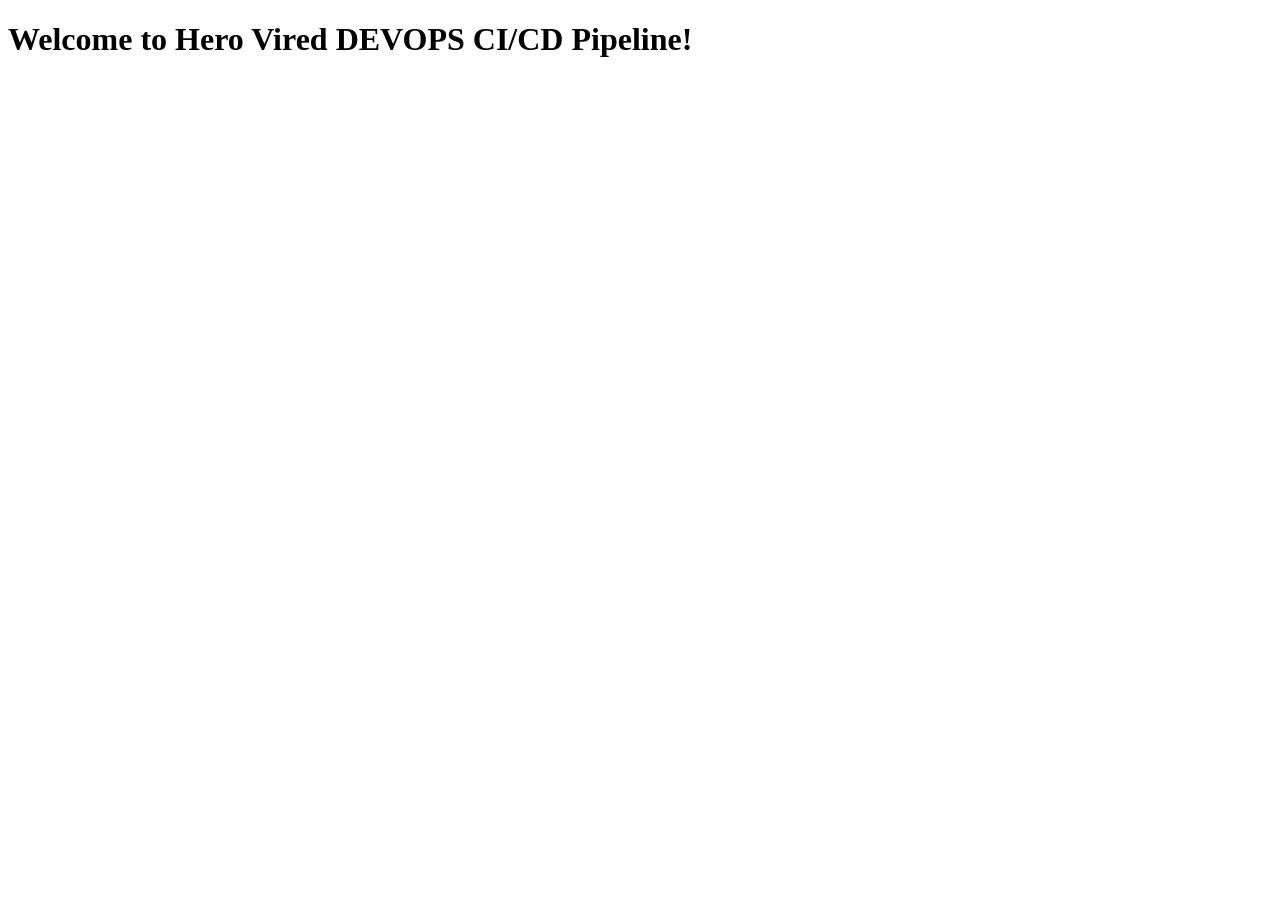
<file: index.html>
<!DOCTYPE html>
<html lang="en">
<head>
    <meta charset="UTF-8">
    <meta name="viewport" content="width=device-width, initial-scale=1.0">
    <title>CI/CD Pipeline</title>
</head>
<body>
    <h1>Welcome to Hero Vired DEVOPS CI/CD Pipeline!</h1>
</body>
</html>
</file>
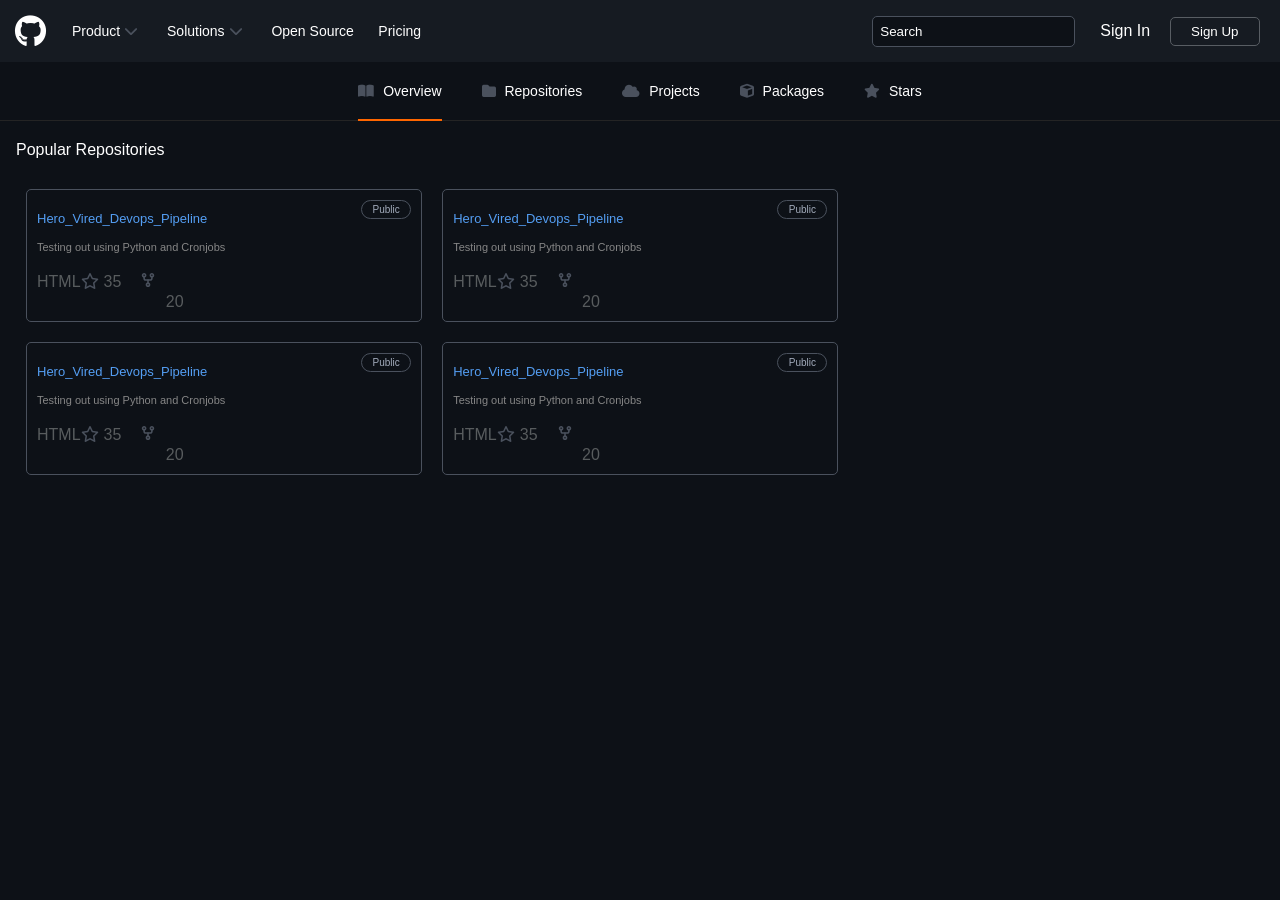
<file: HTML_Project/index.html>
<html lang="en">
  <head>
    <meta charset="UTF-8" />
    <meta name="viewport" content="width=device-width, initial-scale=1.0" />
    <title>Github Profile Clone</title>
    <link rel="stylesheet" href="style.css" />
    <link
      rel="stylesheet"
      href="https://cdnjs.cloudflare.com/ajax/libs/font-awesome/6.4.0/css/all.min.css"
      integrity="sha512-iecdLmaskl7CVkqkXNQ/ZH/XLlvWZOJyj7Yy7tcenmpD1ypASozpmT/E0iPtmFIB46ZmdtAc9eNBvH0H/ZpiBw=="
      crossorigin="anonymous"
      referrerpolicy="no-referrer"
    />
  </head>
  <body>
    <nav>
      <i class="fa-brands fa-github"></i>
      <section class="nav-container">
        <ul>
          <li>
            <a href="#">Product <i class="fa-solid fa-chevron-down"></i> </a>
          </li>
          <li>
            <a href="#">Solutions <i class="fa-solid fa-chevron-down"></i> </a>
          </li>
          <li><a href="#">Open Source</a></li>
          <li><a href="#">Pricing</a></li>
        </ul>

        <form>
          <input type="text" placeholder="Search" />
        </form>
      </section>

      <div class="btns-container">
        <a href="#">Sign In</a>
        <button>Sign Up</button>
      </div>
    </nav>

    <header>
      <ul>
        <li>
          <a href="#" class="active">
            <i class="fa-solid fa-book-open"></i> Overview
          </a>
        </li>
        <li>
          <a href="#"> <i class="fa-solid fa-folder"></i> Repositories </a>
        </li>
        <li>
          <a href="#"> <i class="fa-solid fa-cloud"></i> Projects </a>
        </li>
        <li>
          <a href="#"> <i class="fa-solid fa-cube"></i> Packages </a>
        </li>
        <li>
          <a href="#"> <i class="fa-solid fa-star"></i> Stars </a>
        </li>
      </ul>
    </header>

    <section class="main-container">
      <main>
        <p>Popular Repositories</p>
        <div class="repos">
            <div class="repo-card">
            <a href="#" class="repo-title">Hero_Vired_Devops_Pipeline</a>
            <p class="repo-subtitle">Testing out using Python and Cronjobs </p>

            <div class="popularity">
              <p class="technology-used">HTML</p>
              <div class="stars"><i class="fa-regular fa-star"></i>35</div>

              <div class="fork">
                <svg
                  version="1.1"
                  id="Layer_1"
                  xmlns="http://www.w3.org/2000/svg"
                  xmlns:xlink="http://www.w3.org/1999/xlink"
                  x="0px"
                  y="0px"
                  viewBox="0 0 512 512"
                  style="enable-background: new 0 0 512 512"
                  xml:space="preserve"
                  fill="#4a515d"
                  class="fork-svg"
                >
                  <g>
                    <path
                      d="M256,369.8v28.4c15.7,0,28.4,12.8,28.4,28.4c0,15.7-12.8,28.4-28.4,28.4c-15.7,0-28.4-12.8-28.4-28.4
c0-15.7,12.8-28.4,28.4-28.4V369.8v-28.4c-47.1,0-85.3,38.2-85.3,85.3c0,47.1,38.2,85.3,85.3,85.3c47.1,0,85.3-38.2,85.3-85.3
c0-47.1-38.2-85.3-85.3-85.3V369.8z"
                    />
                    <path
                      d="M113.8,28.4v28.4c15.7,0,28.4,12.8,28.4,28.4c0,15.7-12.8,28.4-28.4,28.4c-15.7,0-28.4-12.8-28.4-28.4
c0-15.7,12.8-28.4,28.4-28.4V28.4V0C66.6,0,28.5,38.2,28.4,85.3c0,47.1,38.2,85.3,85.3,85.3c47.1,0,85.3-38.2,85.3-85.3
c0-47.1-38.2-85.3-85.3-85.3V28.4z"
                    />
                    <path
                      d="M398.2,28.4v28.4c15.7,0,28.4,12.8,28.4,28.4c0,15.7-12.8,28.4-28.4,28.4c-15.7,0-28.4-12.8-28.4-28.4
c0-15.7,12.8-28.4,28.4-28.4V28.4V0c-47.1,0-85.3,38.2-85.3,85.3c0,47.1,38.2,85.3,85.3,85.3c47.1,0,85.3-38.2,85.3-85.3
c0-47.1-38.2-85.3-85.3-85.3V28.4z"
                    />
                    <path
                      d="M85.3,142.2v56.9c0,47.1,38.2,85.3,85.3,85.3h170.7c47.1,0,85.3-38.2,85.3-85.3v-56.9c0-15.7-12.7-28.4-28.4-28.4
s-28.4,12.7-28.4,28.4v56.9c0,15.7-12.8,28.4-28.4,28.4H170.7c-15.7,0-28.4-12.8-28.4-28.4l0-56.9c0-15.7-12.7-28.4-28.4-28.4
S85.3,126.5,85.3,142.2z"
                    />
                    <path
                      d="M227.6,256v113.8c0,15.7,12.7,28.4,28.4,28.4c15.7,0,28.4-12.7,28.4-28.4V256c0-15.7-12.7-28.4-28.4-28.4
C240.3,227.6,227.6,240.3,227.6,256"
                    />
                  </g>
                </svg>
                <span class="forked">20</span>
              </div>
            </div>
            <p class="pill">Public</p>
          </div>
          <div class="repo-card">
            <a href="#" class="repo-title">Hero_Vired_Devops_Pipeline</a>
            <p class="repo-subtitle">Testing out using Python and Cronjobs </p>

            <div class="popularity">
              <p class="technology-used">HTML</p>
              <div class="stars"><i class="fa-regular fa-star"></i>35</div>

              <div class="fork">
                <svg
                  version="1.1"
                  id="Layer_1"
                  xmlns="http://www.w3.org/2000/svg"
                  xmlns:xlink="http://www.w3.org/1999/xlink"
                  x="0px"
                  y="0px"
                  viewBox="0 0 512 512"
                  style="enable-background: new 0 0 512 512"
                  xml:space="preserve"
                  fill="#4a515d"
                  class="fork-svg"
                >
                  <g>
                    <path
                      d="M256,369.8v28.4c15.7,0,28.4,12.8,28.4,28.4c0,15.7-12.8,28.4-28.4,28.4c-15.7,0-28.4-12.8-28.4-28.4
c0-15.7,12.8-28.4,28.4-28.4V369.8v-28.4c-47.1,0-85.3,38.2-85.3,85.3c0,47.1,38.2,85.3,85.3,85.3c47.1,0,85.3-38.2,85.3-85.3
c0-47.1-38.2-85.3-85.3-85.3V369.8z"
                    />
                    <path
                      d="M113.8,28.4v28.4c15.7,0,28.4,12.8,28.4,28.4c0,15.7-12.8,28.4-28.4,28.4c-15.7,0-28.4-12.8-28.4-28.4
c0-15.7,12.8-28.4,28.4-28.4V28.4V0C66.6,0,28.5,38.2,28.4,85.3c0,47.1,38.2,85.3,85.3,85.3c47.1,0,85.3-38.2,85.3-85.3
c0-47.1-38.2-85.3-85.3-85.3V28.4z"
                    />
                    <path
                      d="M398.2,28.4v28.4c15.7,0,28.4,12.8,28.4,28.4c0,15.7-12.8,28.4-28.4,28.4c-15.7,0-28.4-12.8-28.4-28.4
c0-15.7,12.8-28.4,28.4-28.4V28.4V0c-47.1,0-85.3,38.2-85.3,85.3c0,47.1,38.2,85.3,85.3,85.3c47.1,0,85.3-38.2,85.3-85.3
c0-47.1-38.2-85.3-85.3-85.3V28.4z"
                    />
                    <path
                      d="M85.3,142.2v56.9c0,47.1,38.2,85.3,85.3,85.3h170.7c47.1,0,85.3-38.2,85.3-85.3v-56.9c0-15.7-12.7-28.4-28.4-28.4
s-28.4,12.7-28.4,28.4v56.9c0,15.7-12.8,28.4-28.4,28.4H170.7c-15.7,0-28.4-12.8-28.4-28.4l0-56.9c0-15.7-12.7-28.4-28.4-28.4
S85.3,126.5,85.3,142.2z"
                    />
                    <path
                      d="M227.6,256v113.8c0,15.7,12.7,28.4,28.4,28.4c15.7,0,28.4-12.7,28.4-28.4V256c0-15.7-12.7-28.4-28.4-28.4
C240.3,227.6,227.6,240.3,227.6,256"
                    />
                  </g>
                </svg>
                <span class="forked">20</span>
              </div>
            </div>
            <p class="pill">Public</p>
          </div>
          <div class="repo-card">
            <a href="#" class="repo-title">Hero_Vired_Devops_Pipeline</a>
            <p class="repo-subtitle">Testing out using Python and Cronjobs </p>

            <div class="popularity">
              <p class="technology-used">HTML</p>
              <div class="stars"><i class="fa-regular fa-star"></i>35</div>

              <div class="fork">
                <svg
                  version="1.1"
                  id="Layer_1"
                  xmlns="http://www.w3.org/2000/svg"
                  xmlns:xlink="http://www.w3.org/1999/xlink"
                  x="0px"
                  y="0px"
                  viewBox="0 0 512 512"
                  style="enable-background: new 0 0 512 512"
                  xml:space="preserve"
                  fill="#4a515d"
                  class="fork-svg"
                >
                  <g>
                    <path
                      d="M256,369.8v28.4c15.7,0,28.4,12.8,28.4,28.4c0,15.7-12.8,28.4-28.4,28.4c-15.7,0-28.4-12.8-28.4-28.4
c0-15.7,12.8-28.4,28.4-28.4V369.8v-28.4c-47.1,0-85.3,38.2-85.3,85.3c0,47.1,38.2,85.3,85.3,85.3c47.1,0,85.3-38.2,85.3-85.3
c0-47.1-38.2-85.3-85.3-85.3V369.8z"
                    />
                    <path
                      d="M113.8,28.4v28.4c15.7,0,28.4,12.8,28.4,28.4c0,15.7-12.8,28.4-28.4,28.4c-15.7,0-28.4-12.8-28.4-28.4
c0-15.7,12.8-28.4,28.4-28.4V28.4V0C66.6,0,28.5,38.2,28.4,85.3c0,47.1,38.2,85.3,85.3,85.3c47.1,0,85.3-38.2,85.3-85.3
c0-47.1-38.2-85.3-85.3-85.3V28.4z"
                    />
                    <path
                      d="M398.2,28.4v28.4c15.7,0,28.4,12.8,28.4,28.4c0,15.7-12.8,28.4-28.4,28.4c-15.7,0-28.4-12.8-28.4-28.4
c0-15.7,12.8-28.4,28.4-28.4V28.4V0c-47.1,0-85.3,38.2-85.3,85.3c0,47.1,38.2,85.3,85.3,85.3c47.1,0,85.3-38.2,85.3-85.3
c0-47.1-38.2-85.3-85.3-85.3V28.4z"
                    />
                    <path
                      d="M85.3,142.2v56.9c0,47.1,38.2,85.3,85.3,85.3h170.7c47.1,0,85.3-38.2,85.3-85.3v-56.9c0-15.7-12.7-28.4-28.4-28.4
s-28.4,12.7-28.4,28.4v56.9c0,15.7-12.8,28.4-28.4,28.4H170.7c-15.7,0-28.4-12.8-28.4-28.4l0-56.9c0-15.7-12.7-28.4-28.4-28.4
S85.3,126.5,85.3,142.2z"
                    />
                    <path
                      d="M227.6,256v113.8c0,15.7,12.7,28.4,28.4,28.4c15.7,0,28.4-12.7,28.4-28.4V256c0-15.7-12.7-28.4-28.4-28.4
C240.3,227.6,227.6,240.3,227.6,256"
                    />
                  </g>
                </svg>
                <span class="forked">20</span>
              </div>
            </div>
            <p class="pill">Public</p>
          </div>
          <div class="repo-card">
            <a href="#" class="repo-title">Hero_Vired_Devops_Pipeline</a>
            <p class="repo-subtitle">Testing out using Python and Cronjobs </p>

            <div class="popularity">
              <p class="technology-used">HTML</p>
              <div class="stars"><i class="fa-regular fa-star"></i>35</div>

              <div class="fork">
                <svg
                  version="1.1"
                  id="Layer_1"
                  xmlns="http://www.w3.org/2000/svg"
                  xmlns:xlink="http://www.w3.org/1999/xlink"
                  x="0px"
                  y="0px"
                  viewBox="0 0 512 512"
                  style="enable-background: new 0 0 512 512"
                  xml:space="preserve"
                  fill="#4a515d"
                  class="fork-svg"
                >
                  <g>
                    <path
                      d="M256,369.8v28.4c15.7,0,28.4,12.8,28.4,28.4c0,15.7-12.8,28.4-28.4,28.4c-15.7,0-28.4-12.8-28.4-28.4
c0-15.7,12.8-28.4,28.4-28.4V369.8v-28.4c-47.1,0-85.3,38.2-85.3,85.3c0,47.1,38.2,85.3,85.3,85.3c47.1,0,85.3-38.2,85.3-85.3
c0-47.1-38.2-85.3-85.3-85.3V369.8z"
                    />
                    <path
                      d="M113.8,28.4v28.4c15.7,0,28.4,12.8,28.4,28.4c0,15.7-12.8,28.4-28.4,28.4c-15.7,0-28.4-12.8-28.4-28.4
c0-15.7,12.8-28.4,28.4-28.4V28.4V0C66.6,0,28.5,38.2,28.4,85.3c0,47.1,38.2,85.3,85.3,85.3c47.1,0,85.3-38.2,85.3-85.3
c0-47.1-38.2-85.3-85.3-85.3V28.4z"
                    />
                    <path
                      d="M398.2,28.4v28.4c15.7,0,28.4,12.8,28.4,28.4c0,15.7-12.8,28.4-28.4,28.4c-15.7,0-28.4-12.8-28.4-28.4
c0-15.7,12.8-28.4,28.4-28.4V28.4V0c-47.1,0-85.3,38.2-85.3,85.3c0,47.1,38.2,85.3,85.3,85.3c47.1,0,85.3-38.2,85.3-85.3
c0-47.1-38.2-85.3-85.3-85.3V28.4z"
                    />
                    <path
                      d="M85.3,142.2v56.9c0,47.1,38.2,85.3,85.3,85.3h170.7c47.1,0,85.3-38.2,85.3-85.3v-56.9c0-15.7-12.7-28.4-28.4-28.4
s-28.4,12.7-28.4,28.4v56.9c0,15.7-12.8,28.4-28.4,28.4H170.7c-15.7,0-28.4-12.8-28.4-28.4l0-56.9c0-15.7-12.7-28.4-28.4-28.4
S85.3,126.5,85.3,142.2z"
                    />
                    <path
                      d="M227.6,256v113.8c0,15.7,12.7,28.4,28.4,28.4c15.7,0,28.4-12.7,28.4-28.4V256c0-15.7-12.7-28.4-28.4-28.4
C240.3,227.6,227.6,240.3,227.6,256"
                    />
                  </g>
                </svg>
                <span class="forked">20</span>
              </div>
            </div>
            <p class="pill">Public</p>
          </div>
        </div>
      </main>
    </section>

    <script src="app.js"></script>
  </body>
</html>
</file>
<file: HTML_Project/style.css>
* {
    padding: 0;
    margin: 0;
    box-sizing: border-box;
  }
  
  a {
    text-decoration: none;
  }
  
  :root {
    --primary-color: #161b22;
    --secondary-color: #0d1117;
  }
  
  body {
    background: var(--secondary-color);
    font-family: Hubot-Sans, sans-serif;
    font-weight: normal;
  }
  
  nav {
    background: var(--primary-color);
    padding: 15px;
    display: flex;
    justify-content: center;
    align-items: center;
  }
  
  .nav-container {
    display: flex;
    justify-content: space-between;
    align-items: center;
    width: 100%;
  }
  
  nav ul li {
    display: inline;
    margin: 10px;
  }
  
  ul li a {
    text-decoration: none;
    color: #fff;
    font-size: 14px;
  }
  
  nav form {
    width: 20%;
  }
  
  nav form input {
    background: var(--secondary-color);
    padding: 7px;
    border: none;
    border-radius: 5px;
    width: 100%;
    border: 1px solid #4a515d;
    color: #fff;
  }
  
  nav form input::placeholder {
    color: #fff;
  }
  
  header {
    border-bottom: 0.6px solid #242424;
  }
  
  .active {
    border-bottom: 2px solid rgb(255, 102, 0);
    padding-bottom: 20px;
  }
  
  header ul {
    display: flex;
    justify-content: center;
    align-items: center;
  }
  
  header ul li {
    list-style: none;
    margin: 20px;
  }
  
  .btns-container {
    display: flex;
    justify-content: center;
    align-items: center;
    width: 210px;
    margin-left: 20px;
  }
  
  .btns-container a {
    color: #fff;
  }
  
  .btns-container button {
    background: transparent;
    border: none;
    margin-left: 20px;
    border: 1px solid #585d63;
    padding: 6px 20px;
    color: #fff;
    border-radius: 5px;
    cursor: pointer;
  }
  
  .main-container {
    display: flex;
  }
  
  .about-user {
    width: 30%;
    margin-left: 30px;
    color: #fff;
  }
  
  .about-user .user-avatar {
    background-image: url("https://avatars.githubusercontent.com/u/85052811?v=4");
    background-repeat: no-repeat;
    background-size: cover;
    width: 300px;
    height: 300px;
    transform: translateY(-20px);
    border-radius: 100%;
  }
  
  .user-name {
    color: #585d63;
    font-size: 20px;
    margin: 10px 0;
    font-weight: normal;
  }
  
  button.follow {
    width: 70%;
    background: #21262d;
    color: #fff;
    cursor: pointer;
    border: none;
    border-radius: 4px;
    padding: 6px 5px;
    margin-bottom: 20px;
  }
  
  .followers-info {
    margin: 15px 0;
  }
  
  .followers-info a {
    text-decoration: none;
    color: #fff;
  }
  
  .followers-info span {
    color: #545c66;
  }
  
  .company,
  .location,
  .blog,
  .twitter_username {
    margin: 10px 0;
    color: #dce9f7;
    font-size: 13px;
  }
  
  /*  ************************** REPOSITORIES ************************** */
  main {
    color: #fff;
    margin-top: 20px;
    margin-left: 1rem;
  }
  
  main p {
    margin-bottom: 20px;
  }
  
  .repo-card {
    border: 1px solid #4a515d;
    border-radius: 5px;
    width: 43%;
    padding: 10px;
    margin: 10px;
    position: relative;
    padding-top: 1.3rem;
  }
  
  .repo-title {
    text-decoration: non;
    color: #549ef3;
    font-weight: 500;
    margin-top: 3rem;
    font-size: 13px;
  }
  
  .repo-subtitle {
    font-size: 11px;
    margin-top: 15px;
    color: #868686;
  }
  
  .popularity {
    display: flex;
    color: #585c5e;
  }
  
  .stars {
    margin-right: 20px;
    color: #585c5e;
  }
  
  .repos {
    display: flex;
    flex-wrap: wrap;
  }
  
  .pill {
    border: 1px solid #4a515d;
    color: #a3acbc;
    width: 50px;
    padding: 3px 10px;
    border-radius: 100px;
    font-size: 10px;
    text-align: center;
    position: absolute;
    top: 10px;
    right: 10px;
  }
  
  .icon-container {
    margin: 5px 0;
  }
  
  i {
    color: #4a515d;
    margin-right: 5px;
  }
  
  .fa-github {
    font-size: 2rem;
    color: #fff;
    margin-right: 1rem;
  }
  
  section.fork {
    display: flex;
    align-items: center;
  }
  
  .fork-svg {
    width: 14px;
    margin-bottom: 20px;
    margin-right: 6px;
  }
</file>
